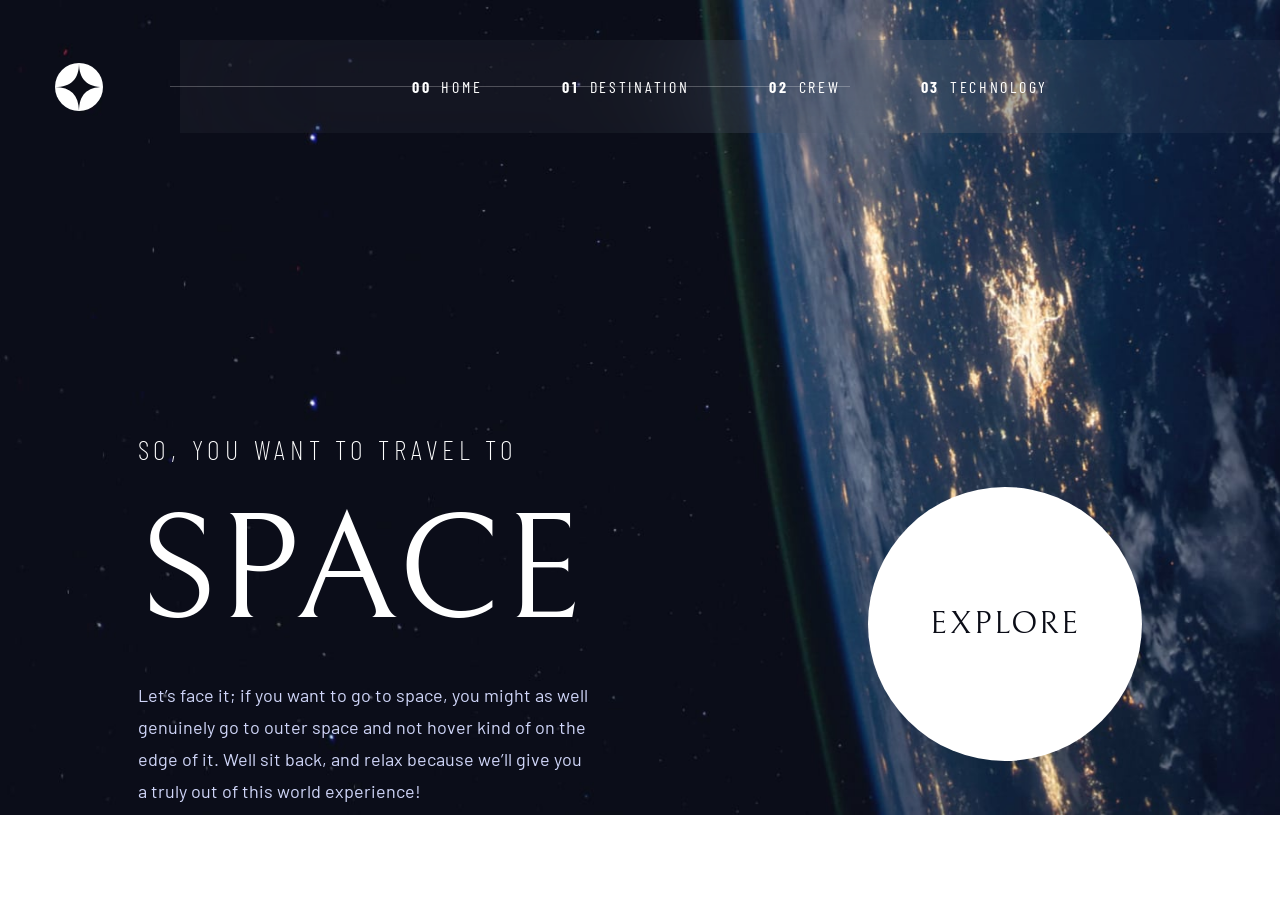
<file: index.html>
<!doctype html>
<html lang="en">
  <head>
    <meta charset="UTF-8" />
    <meta name="viewport" content="width=device-width, initial-scale=1.0" />
    <title>Space tourism website</title>
    <!-- FONTS -->
    <link rel="preconnect" href="https://fonts.googleapis.com" />
    <link rel="preconnect" href="https://fonts.gstatic.com" crossorigin />
    <link
      href="https://fonts.googleapis.com/css2?family=Barlow+Condensed:ital,wght@0,100;0,200;0,300;0,400;0,500;0,600;0,700;0,800;0,900;1,100;1,200;1,300;1,400;1,500;1,600;1,700;1,800;1,900&display=swap"
      rel="stylesheet"
    />
    <!-- ... -->
    <link rel="preconnect" href="https://fonts.googleapis.com" />
    <link rel="preconnect" href="https://fonts.gstatic.com" crossorigin />
    <link
      href="https://fonts.googleapis.com/css2?family=Barlow+Condensed:ital,wght@0,100;0,200;0,300;0,400;0,500;0,600;0,700;0,800;0,900;1,100;1,200;1,300;1,400;1,500;1,600;1,700;1,800;1,900&family=Barlow:ital,wght@0,100;0,200;0,300;0,400;0,500;0,600;0,700;0,800;0,900;1,100;1,200;1,300;1,400;1,500;1,600;1,700;1,800;1,900&display=swap"
      rel="stylesheet"
    />
    <!-- ... -->
    <link rel="preconnect" href="https://fonts.googleapis.com" />
    <link rel="preconnect" href="https://fonts.gstatic.com" crossorigin />
    <link
      href="https://fonts.googleapis.com/css2?family=Barlow+Condensed:ital,wght@0,100;0,200;0,300;0,400;0,500;0,600;0,700;0,800;0,900;1,100;1,200;1,300;1,400;1,500;1,600;1,700;1,800;1,900&family=Barlow:ital,wght@0,100;0,200;0,300;0,400;0,500;0,600;0,700;0,800;0,900;1,100;1,200;1,300;1,400;1,500;1,600;1,700;1,800;1,900&family=Bellefair&display=swap"
      rel="stylesheet"
    />
    <!-- CSS -->
    <link rel="stylesheet" href="./styles/style.css" />
  </head>
  <body id="home-body">
    <nav>
      <div class="nav-container">
        <div class="nav-logo">
          <svg xmlns="http://www.w3.org/2000/svg" width="48" height="48">
            <g fill="none" fill-rule="evenodd">
              <circle cx="24" cy="24" r="24" fill="#FFF" />
              <path
                fill="#0B0D17"
                d="M24 0c0 16-8 24-24 24 15.718.114 23.718 8.114 24 24 0-16 8-24 24-24-16 0-24-8-24-24z"
              />
            </g>
          </svg>
        </div>
        <div class="nav-rectangle">
          <img src="./assets/home/Rectangle.png" />
        </div>
        <div class="nav-buttons">
          <div id="nav-button-1" class="nav-item nav-item-active nav-item-1">
            <a href="index.html"
              ><span class="nav-buttons-span">00</span>HOME</a
            >
          </div>
          <div id="nav-button-2" class="nav-item nav-item-active nav-item-2">
            <a href="destination.html"
              ><span class="nav-buttons-span">01</span>DESTINATION</a
            >
          </div>
          <div class="nav-item nav-item-active nav-item-3">
            <a href="crew.html"><span class="nav-buttons-span">02</span>CREW</a>
          </div>
          <div class="nav-item nav-item-active nav-item-4">
            <a href="technology.html"
              ><span class="nav-buttons-span">03</span>TECHNOLOGY</a
            >
          </div>
        </div>
      </div>

      <div class="body-container">
        <div class="body-text">
          <h2>SO, YOU WANT TO TRAVEL TO</h2>
          <h1>SPACE</h1>
          <p>
            Let’s face it; if you want to go to space, you might as well
            genuinely go to outer space and not hover kind of on the edge of it.
            Well sit back, and relax because we’ll give you a truly out of this
            world experience!
          </p>
        </div>
        <div class="body-content">
          <div class="body-button">
            <button onclick="exploreFunc()" type="button">EXPLORE</button>
          </div>
        </div>
      </div>
    </nav>
    <script src="./js/script.js"></script>
  </body>
</html>
</file>
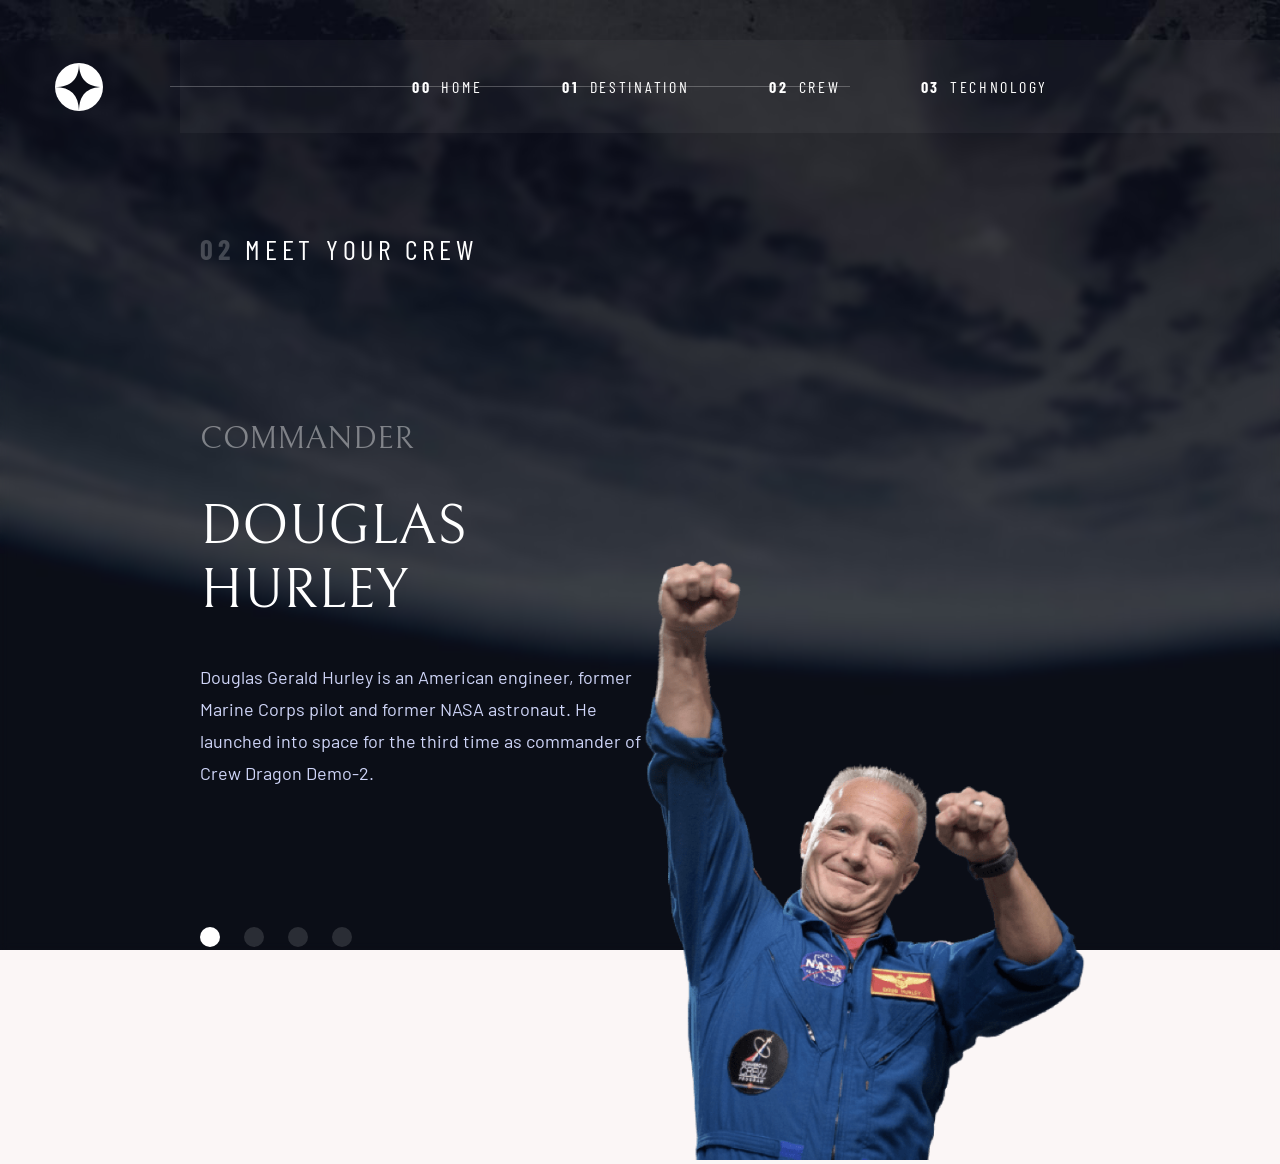
<file: crew.html>
<!DOCTYPE html>
<html lang="en">
  <head>
    <meta charset="UTF-8" />
    <meta name="viewport" content="width=device-width, initial-scale=1.0" />
    <title>Space tourism website</title>
    <!-- FONTS -->
    <link rel="preconnect" href="https://fonts.googleapis.com" />
    <link rel="preconnect" href="https://fonts.gstatic.com" crossorigin />
    <link
      href="https://fonts.googleapis.com/css2?family=Barlow+Condensed:ital,wght@0,100;0,200;0,300;0,400;0,500;0,600;0,700;0,800;0,900;1,100;1,200;1,300;1,400;1,500;1,600;1,700;1,800;1,900&display=swap"
      rel="stylesheet"
    />
    <!-- ... -->
    <link rel="preconnect" href="https://fonts.googleapis.com" />
    <link rel="preconnect" href="https://fonts.gstatic.com" crossorigin />
    <link
      href="https://fonts.googleapis.com/css2?family=Barlow+Condensed:ital,wght@0,100;0,200;0,300;0,400;0,500;0,600;0,700;0,800;0,900;1,100;1,200;1,300;1,400;1,500;1,600;1,700;1,800;1,900&family=Barlow:ital,wght@0,100;0,200;0,300;0,400;0,500;0,600;0,700;0,800;0,900;1,100;1,200;1,300;1,400;1,500;1,600;1,700;1,800;1,900&display=swap"
      rel="stylesheet"
    />
    <!-- ... -->
    <link rel="preconnect" href="https://fonts.googleapis.com" />
    <link rel="preconnect" href="https://fonts.gstatic.com" crossorigin />
    <link
      href="https://fonts.googleapis.com/css2?family=Barlow+Condensed:ital,wght@0,100;0,200;0,300;0,400;0,500;0,600;0,700;0,800;0,900;1,100;1,200;1,300;1,400;1,500;1,600;1,700;1,800;1,900&family=Barlow:ital,wght@0,100;0,200;0,300;0,400;0,500;0,600;0,700;0,800;0,900;1,100;1,200;1,300;1,400;1,500;1,600;1,700;1,800;1,900&family=Bellefair&display=swap"
      rel="stylesheet"
    />
    <!-- CSS -->
    <link rel="stylesheet" href="./styles/style.css" />
  </head>

  <body id="crew-body">
    <nav>
      <div class="nav-container">
        <div class="nav-logo">
          <svg xmlns="http://www.w3.org/2000/svg" width="48" height="48">
            <g fill="none" fill-rule="evenodd">
              <circle cx="24" cy="24" r="24" fill="#FFF" />
              <path
                fill="#0B0D17"
                d="M24 0c0 16-8 24-24 24 15.718.114 23.718 8.114 24 24 0-16 8-24 24-24-16 0-24-8-24-24z"
              />
            </g>
          </svg>
        </div>
        <div class="nav-rectangle">
          <img src="./assets/home/Rectangle.png" />
        </div>
        <div class="nav-buttons">
          <div id="nav-button-1" class="nav-item nav-item-active nav-item-1">
            <a href="index.html"
              ><span class="nav-buttons-span">00</span>HOME</a
            >
          </div>
          <div id="nav-button-2" class="nav-item nav-item-active nav-item-2">
            <a href="destination.html"
              ><span class="nav-buttons-span">01</span>DESTINATION</a
            >
          </div>
          <div class="nav-item nav-item-active nav-item-3">
            <a href="crew.html"><span class="nav-buttons-span">02</span>CREW</a>
          </div>
          <div class="nav-item nav-item-active nav-item-4">
            <a href="technology.html"
              ><span class="nav-buttons-span">03</span>TECHNOLOGY</a
            >
          </div>
        </div>
      </div>
    </nav>

    <div class="crew_container">
      <div>
        <div class="crew-head">
          <h1 id="crew-h1"><span id="crew-span">02</span> MEET YOUR CREW</h1>
        </div>
        <!-- ... -->
        <div class="crew-body-content">
          <div class="crew-ctn-h1">
            <h1 id="crew_role">COMMANDER</h1>
          </div>

          <div class="crew-ctn-text">
            <h1 id="crew_name">DOUGLAS HURLEY</h1>
          </div>

          <div class="">
            <p id="crew_description">
              Douglas Gerald Hurley is an American engineer, former Marine Corps
              pilot and former NASA astronaut. He launched into space for the
              third time as commander of Crew Dragon Demo-2.
            </p>
          </div>

          <div class="crew-control-ctn">
            <div>
              <button
                id="crew-1"
                class="crew-control-btn inter-crew in-2"
                type="button"
              />
            </div>
            <div>
              <button
                id="crew-2"
                class="crew-control-btn inter-crew"
                type="button"
              />
            </div>
            <div>
              <button
                id="crew-3"
                class="crew-control-btn inter-crew"
                type="button"
              />
            </div>
            <div>
              <button
                id="crew-4"
                class="crew-control-btn inter-crew"
                type="button"
              />
            </div>
          </div>
        </div>
      </div>
      <div class="crew-body-img">
        <img id="crew_img" src="./assets/crew/image-douglas-hurley.png" />
      </div>
    </div>
    <script src="./js/script.js"></script>
  </body>
</html>
</file>
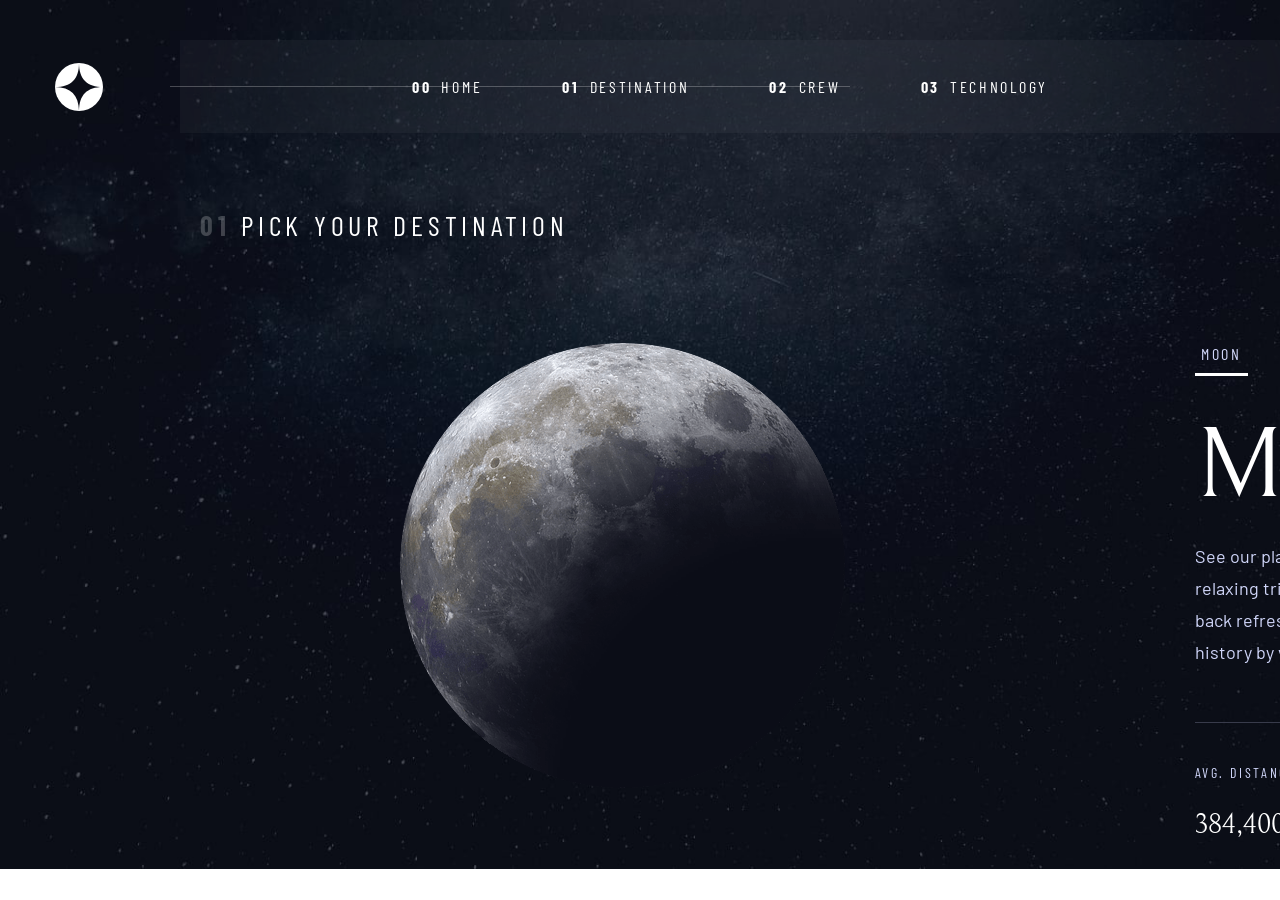
<file: destination.html>
<!DOCTYPE html>
<html lang="en">
  <head>
    <meta charset="UTF-8" />
    <meta name="viewport" content="width=device-width, initial-scale=1.0" />
    <title>Space tourism website</title>
    <!-- FONTS -->
    <link rel="preconnect" href="https://fonts.googleapis.com" />
    <link rel="preconnect" href="https://fonts.gstatic.com" crossorigin />
    <link
      href="https://fonts.googleapis.com/css2?family=Barlow+Condensed:ital,wght@0,100;0,200;0,300;0,400;0,500;0,600;0,700;0,800;0,900;1,100;1,200;1,300;1,400;1,500;1,600;1,700;1,800;1,900&display=swap"
      rel="stylesheet"
    />
    <!-- ... -->
    <link rel="preconnect" href="https://fonts.googleapis.com" />
    <link rel="preconnect" href="https://fonts.gstatic.com" crossorigin />
    <link
      href="https://fonts.googleapis.com/css2?family=Barlow+Condensed:ital,wght@0,100;0,200;0,300;0,400;0,500;0,600;0,700;0,800;0,900;1,100;1,200;1,300;1,400;1,500;1,600;1,700;1,800;1,900&family=Barlow:ital,wght@0,100;0,200;0,300;0,400;0,500;0,600;0,700;0,800;0,900;1,100;1,200;1,300;1,400;1,500;1,600;1,700;1,800;1,900&display=swap"
      rel="stylesheet"
    />
    <!-- ... -->
    <link rel="preconnect" href="https://fonts.googleapis.com" />
    <link rel="preconnect" href="https://fonts.gstatic.com" crossorigin />
    <link
      href="https://fonts.googleapis.com/css2?family=Barlow+Condensed:ital,wght@0,100;0,200;0,300;0,400;0,500;0,600;0,700;0,800;0,900;1,100;1,200;1,300;1,400;1,500;1,600;1,700;1,800;1,900&family=Barlow:ital,wght@0,100;0,200;0,300;0,400;0,500;0,600;0,700;0,800;0,900;1,100;1,200;1,300;1,400;1,500;1,600;1,700;1,800;1,900&family=Bellefair&display=swap"
      rel="stylesheet"
    />
    <!-- CSS -->
    <link rel="stylesheet" href="./styles/style.css" />
  </head>

  <body id="destination-body">
    <nav>
      <div class="nav-container">
        <div class="nav-logo">
          <svg xmlns="http://www.w3.org/2000/svg" width="48" height="48">
            <g fill="none" fill-rule="evenodd">
              <circle cx="24" cy="24" r="24" fill="#FFF" />
              <path
                fill="#0B0D17"
                d="M24 0c0 16-8 24-24 24 15.718.114 23.718 8.114 24 24 0-16 8-24 24-24-16 0-24-8-24-24z"
              />
            </g>
          </svg>
        </div>
        <div class="nav-rectangle">
          <img src="./assets/home/Rectangle.png" />
        </div>
        <div class="nav-buttons">
          <div id="nav-button-1" class="nav-item nav-item-active nav-item-1">
            <a href="index.html"
              ><span class="nav-buttons-span">00</span>HOME</a
            >
          </div>
          <div id="nav-button-2" class="nav-item nav-item-active nav-item-2">
            <a href="destination.html"
              ><span class="nav-buttons-span">01</span>DESTINATION</a
            >
          </div>
          <div class="nav-item nav-item-active nav-item-3">
            <a href="crew.html"><span class="nav-buttons-span">02</span>CREW</a>
          </div>
          <div class="nav-item nav-item-active nav-item-4">
            <a href="technology.html"
              ><span class="nav-buttons-span">03</span>TECHNOLOGY</a
            >
          </div>
        </div>
      </div>
    </nav>

    <div class="destination-container">
      <div class="destination-head">
        <h1 id="destination-h1">
          <span id="destination-span">01</span> PICK YOUR DESTINATION
        </h1>
      </div>
      <!-- ... -->
      <div class="destination-body flex-reverse">
        <div class="destination-body-img">
          <img id="planet_img" src="./assets/destination/image-moon.png" />
        </div>
        <!-- ... -->
        <div class="destination-body-text">
          <div class="destination-body-buttons">
            <div class="dest-ctn">
              <button
                id="destination-moon"
                type="button"
                class="destination-button inter-dest in-1"
              >
                MOON
              </button>
            </div>
            <div class="dest-ctn">
              <button
                id="destination-mars"
                type="button"
                class="destination-button inter-dest"
              >
                MARS
              </button>
            </div>
            <div class="dest-ctn">
              <button
                id="destination-europa"
                type="button"
                class="destination-button inter-dest"
              >
                EUROPA
              </button>
            </div>
            <div class="dest-ctn">
              <button
                id="destination-titan"
                type="button"
                class="destination-button inter-dest"
              >
                TITAN
              </button>
            </div>
          </div>
          <div class="">
            <h1 id="planet_name">MOON</h1>
          </div>
          <div class="">
            <p id="planet_description">
              See our planet as you’ve never seen it before. A perfect relaxing
              trip away to help regain perspective and come back refreshed.
              While you’re there, take in some history by visiting the Luna 2
              and Apollo 11 landing sites.
            </p>
          </div>
          <div class="content-line">
            <!-- <hr /> -->
          </div>
          <div class="destionation-body-bottom">
            <div class="destination-body-distancet">
              <p id="destination-distance">AVG. DISTANCE</p>
              <p id="planet_distance">384,400 KM</p>
            </div>
            <div class="destination-body-time">
              <p id="destination-time">EST. TRAVEL TIME</p>
              <p id="planet_travel">3 DAYS</p>
            </div>
          </div>
        </div>
      </div>
    </div>

    <!-- ... -->
    <script src="./js/script.js"></script>
  </body>
</html>
</file>
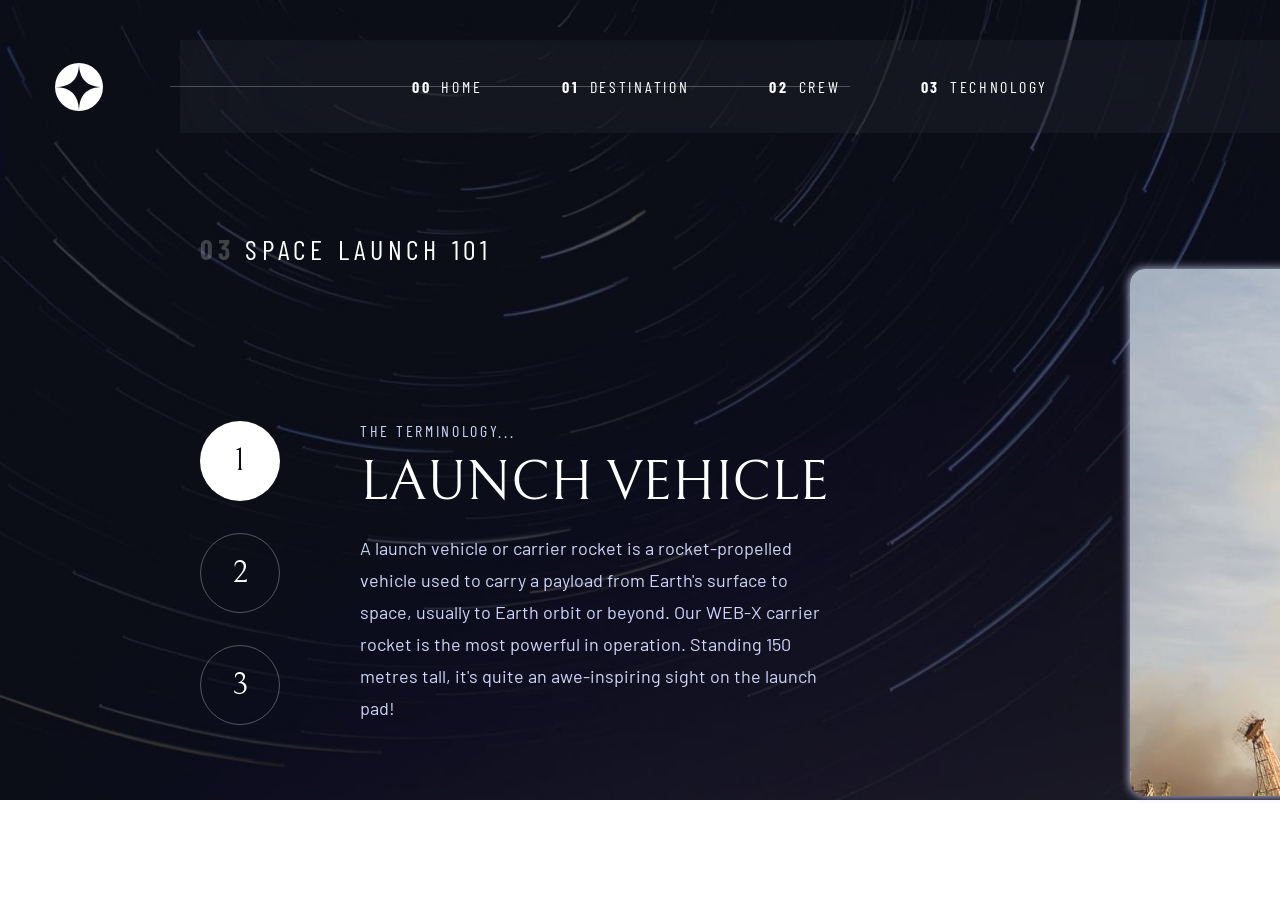
<file: technology.html>
<!DOCTYPE html>
<html lang="en">
  <head>
    <meta charset="UTF-8" />
    <meta name="viewport" content="width=device-width, initial-scale=1.0" />
    <title>Space tourism website</title>
    <!-- FONTS -->
    <link rel="preconnect" href="https://fonts.googleapis.com" />
    <link rel="preconnect" href="https://fonts.gstatic.com" crossorigin />
    <link
      href="https://fonts.googleapis.com/css2?family=Barlow+Condensed:ital,wght@0,100;0,200;0,300;0,400;0,500;0,600;0,700;0,800;0,900;1,100;1,200;1,300;1,400;1,500;1,600;1,700;1,800;1,900&display=swap"
      rel="stylesheet"
    />
    <!-- ... -->
    <link rel="preconnect" href="https://fonts.googleapis.com" />
    <link rel="preconnect" href="https://fonts.gstatic.com" crossorigin />
    <link
      href="https://fonts.googleapis.com/css2?family=Barlow+Condensed:ital,wght@0,100;0,200;0,300;0,400;0,500;0,600;0,700;0,800;0,900;1,100;1,200;1,300;1,400;1,500;1,600;1,700;1,800;1,900&family=Barlow:ital,wght@0,100;0,200;0,300;0,400;0,500;0,600;0,700;0,800;0,900;1,100;1,200;1,300;1,400;1,500;1,600;1,700;1,800;1,900&display=swap"
      rel="stylesheet"
    />
    <!-- ... -->
    <link rel="preconnect" href="https://fonts.googleapis.com" />
    <link rel="preconnect" href="https://fonts.gstatic.com" crossorigin />
    <link
      href="https://fonts.googleapis.com/css2?family=Barlow+Condensed:ital,wght@0,100;0,200;0,300;0,400;0,500;0,600;0,700;0,800;0,900;1,100;1,200;1,300;1,400;1,500;1,600;1,700;1,800;1,900&family=Barlow:ital,wght@0,100;0,200;0,300;0,400;0,500;0,600;0,700;0,800;0,900;1,100;1,200;1,300;1,400;1,500;1,600;1,700;1,800;1,900&family=Bellefair&display=swap"
      rel="stylesheet"
    />
    <!-- CSS -->
    <link rel="stylesheet" href="./styles/style.css" />
  </head>

  <body id="technology-body">
    <div class="nav-container">
      <div class="nav-logo">
        <svg xmlns="http://www.w3.org/2000/svg" width="48" height="48">
          <g fill="none" fill-rule="evenodd">
            <circle cx="24" cy="24" r="24" fill="#FFF" />
            <path
              fill="#0B0D17"
              d="M24 0c0 16-8 24-24 24 15.718.114 23.718 8.114 24 24 0-16 8-24 24-24-16 0-24-8-24-24z"
            />
          </g>
        </svg>
      </div>
      <div class="nav-rectangle">
        <img src="./assets/home/Rectangle.png" />
      </div>
      <div class="nav-buttons">
        <div id="nav-button-1" class="nav-item nav-item-active nav-item-1">
          <a href="index.html"><span class="nav-buttons-span">00</span>HOME</a>
        </div>
        <div id="nav-button-2" class="nav-item nav-item-active nav-item-2">
          <a href="destination.html"
            ><span class="nav-buttons-span">01</span>DESTINATION</a
          >
        </div>
        <div class="nav-item nav-item-active nav-item-3">
          <a href="crew.html"><span class="nav-buttons-span">02</span>CREW</a>
        </div>
        <div class="nav-item nav-item-active nav-item-4">
          <a href="technology.html"
            ><span class="nav-buttons-span">03</span>TECHNOLOGY</a
          >
        </div>
      </div>
    </div>

    <div class="technology-container">
      <div class="technology-content">
        <div class="technology-head">
          <h1 id="technology-h1">
            <span id="tech-span">03</span> SPACE LAUNCH 101
          </h1>
        </div>

        <div class="technology-body-content">
          <div class="technology-body-buttons">
            <button
              type="button"
              id="tech-1"
              class="technology-control-btn inter-tech in-3"
            >
              1
            </button>
            <button
              type="button"
              id="tech-2"
              class="technology-control-btn inter-tech"
            >
              2
            </button>
            <button
              type="button"
              id="tech-3"
              class="technology-control-btn inter-tech"
            >
              3
            </button>
          </div>

          <div class="technology-content-ctn">
            <p id="tech-t">THE TERMINOLOGY...</p>
            <h1 id="tech_name">LAUNCH VEHICLE</h1>
            <p id="tech_description">
              A launch vehicle or carrier rocket is a rocket-propelled vehicle
              used to carry a payload from Earth's surface to space, usually to
              Earth orbit or beyond. Our WEB-X carrier rocket is the most
              powerful in operation. Standing 150 metres tall, it's quite an
              awe-inspiring sight on the launch pad!
            </p>
          </div>
        </div>
      </div>

      <div class="technology-img-ctn">
        <img
          id="tech_img"
          src="./assets/technology/image-launch-vehicle-portrait.jpg"
        />
      </div>
    </div>
    <script src="./js/script.js"></script>
  </body>
</html>
</file>
<file: styles/style.css>
body {
  background-image: url("../assets/home/background-home-desktop.jpg");
  background-size: cover;
  background-repeat: no-repeat;
  overflow: hidden;
  margin: 0;
}

.nav-container {
  display: flex;
  margin-left: 55px;
  margin-top: 40px;
  height: 93px;
  justify-content: space-between;
}

.nav-logo {
  display: flex;
  align-items: center;
}

.nav-rectangle {
  display: flex;
  align-items: center;
}

.nav-rectangle img {
  width: 680px;
  position: absolute;
  z-index: 3;
  left: 170px;
}
.nav-buttons {
  display: flex;
  width: 1100px;
  justify-content: center;
  align-items: center;
  gap: 80px;
  backdrop-filter: blur(81.54845428466797px);
  background: #ffffff0a;
}

.nav-buttons a {
  font-family: "Barlow Condensed";
  font-size: 16px;
  font-weight: 400;
  line-height: 19.2px;
  letter-spacing: 2.700000047683716px;
  color: #ffffff;
  text-decoration: none;
}

.nav-buttons-span {
  font-size: 16px;
  font-weight: 700;
  margin-right: 10px;
}

.nav-item {
  display: flex;
  align-items: center;
  height: 100%;
}

.nav-item-active:hover {
  box-shadow: 0 3px 0 0 #ffffff96;
}

.body-container {
  display: flex;
  justify-content: space-around;
  flex-direction: row;
  margin-top: 300px;
}

.body-text {
  display: flex;
  flex-direction: column;
  gap: 20px;
  width: 450px;
  height: 382px;
  top: 387px;
  left: 165px;
  padding: 0px 5px 0px 0px;
}

.body-text h2 {
  font-family: Barlow Condensed;
  font-size: 28px;
  font-weight: 200;
  line-height: 33.6px;
  letter-spacing: 4.724999904632568px;
  text-align: left;
  color: #ffffff;
  margin: 0;
}

.body-text h1 {
  font-family: Bellefair;
  font-size: 150px;
  font-weight: 400;
  line-height: 172.8px;
  letter-spacing: 0;
  text-align: left;
  color: #ffffff;
  margin: 0;
}

.body-text p {
  font-family: Barlow;
  font-size: 18px;
  font-weight: 400;
  line-height: 32px;
  letter-spacing: 0;
  text-align: left;
  color: #d0d6f9;
  margin: 0;
}

.body-content {
  display: flex;
  justify-content: center;
  align-items: center;
}

.body-button button {
  width: 274px;
  height: 274px;
  background-color: #ffffff;
  border-radius: 50%;
  font-family: Bellefair;
  font-size: 32px;
  font-weight: 400;
  line-height: 36.67px;
  letter-spacing: 2px;
  text-align: center;
  color: #0b0d17;
  border: none;
}

.body-button button:hover {
  cursor: pointer;
  box-shadow: 0 0 0 80px #ffffff33;
  transition: all 0.8s ease;
}

/* DESTINATION */

#destination-body {
  background-image: url(../assets/destination/background-destination-desktop.jpg);
  background-size: cover;
  background-repeat: no-repeat;
}

.destination-head {
  margin-top: 76px;
  margin-left: 200px;
}

#destination-h1 {
  color: #ffffff;
  font-family: Barlow Condensed;
  font-size: 28px;
  font-weight: 400;
  line-height: 33.6px;
  letter-spacing: 4.724999904632568px;
}

#destination-span {
  font-weight: 700;
  color: #ffffff38;
}

#planet_img {
  -webkit-user-drag: none;
  border-radius: 50%;
  animation:
    rotate-moon 7s linear infinite,
    shapes-around 7s linear infinite;
}

@keyframes rotate-moon {
  from {
    rotate: 0deg;
  }

  to {
    rotate: 360deg;
  }
}

@keyframes shapes-around {
  0% {
    box-shadow: 0 0 0 0 #ffffff33;
  }

  20% {
    box-shadow: 0 0 0 20px #ffffff33;
  }

  40% {
    box-shadow: 0 0 0 40px #ffffff33;
  }

  60% {
    box-shadow: 0 0 0 40px #ffffff33;
  }

  80% {
    box-shadow: 0 0 0 -20px #ffffff33;
  }

  100% {
    box-shadow: 0 0 0 0 #ffffff33;
  }
}

.destination-body {
  display: flex;
  gap: 350px;
  margin-top: 100px;
  margin-left: 400px;
}

.destination-body-buttons {
  display: flex;
  flex-direction: row;
  gap: 35px;
}

.destination-button {
  font-family: Barlow Condensed;
  font-size: 16px;
  font-weight: 400;
  line-height: 19.2px;
  letter-spacing: 2.700000047683716px;
  text-align: left;
  background-color: transparent;
  border: none;
  cursor: pointer;
  color: #d0d6f9;
  padding-bottom: 10px;
}
.dest-ctn {
  height: 30px;
}

.inter-dest {
  box-shadow: none;
}

.inter-dest.active {
  box-shadow: 0 3px 0 0 #ffffff;
}

.in-1 {
  box-shadow: 0 3px 0 0 #ffffff;
}
#planet_name {
  width: 333px;
  height: 115px;
  font-family: Bellefair;
  font-size: 100px;
  font-weight: 400;
  line-height: 114.6px;
  text-align: left;
  color: #ffffff;
  margin: 37px 0 15px 0;
}

#planet_description {
  width: 444px;
  height: 128px;
  font-family: Barlow;
  font-size: 18px;
  font-weight: 400;
  line-height: 32px;
  text-align: left;
  color: #d0d6f9;
  margin: 0;
}

.content-line {
  width: 444px;
  height: 1px;
  background-color: #383b4b;
  margin: 54px 0 28px 0;
}

.destionation-body-bottom {
  display: flex;
  flex-direction: row;
  gap: 80px;
}

#destination-distance {
  font-family: Barlow Condensed;
  font-size: 14px;
  font-weight: 400;
  line-height: 16.8px;
  letter-spacing: 2.362499952316284px;
  text-align: left;
  color: #d0d6f9;
}

#planet_distance {
  font-family: Bellefair;
  font-size: 28px;
  font-weight: 400;
  line-height: 32.09px;
  text-align: left;
  color: #ffffff;
}

#destination-time {
  font-family: Barlow Condensed;
  font-size: 14px;
  font-weight: 400;
  line-height: 16.8px;
  letter-spacing: 2.362499952316284px;
  text-align: left;
  color: #d0d6f9;
}

#planet_travel {
  font-family: Bellefair;
  font-size: 28px;
  font-weight: 400;
  line-height: 32.09px;
  text-align: left;
  color: #ffffff;
}

/* CREW */

#crew-body {
  background-image: url(../assets/crew/background-crew-desktop.jpg);
  background-color: #a822220a;
  backdrop-filter: blur(4px);
}

.crew_container {
  display: flex;
  justify-content: space-between;
  align-items: flex-end;
  width: 100%;
}

.crew-head {
  margin-top: 100px;
  margin-left: 200px;
}

#crew-h1 {
  color: #ffffff;
  font-family: Barlow Condensed;
  font-size: 28px;
  font-weight: 400;
  line-height: 33.6px;
  letter-spacing: 4.724999904632568px;
}

#crew-span {
  font-weight: 700;
  color: #ffffff38;
}

.crew-ctn-h1 h1 {
  font-family: Bellefair;
  font-size: 32px;
  font-weight: 400;
  line-height: 36.67px;
  text-align: left;
  color: #ffffff69;
}

#crew_name {
  font-family: Bellefair;
  font-size: 56px;
  font-weight: 400;
  line-height: 64.18px;
  text-align: left;
  color: #ffffff;
}

#crew_description {
  width: 444px;
  height: 128px;
  font-family: Barlow;
  font-size: 18px;
  font-weight: 400;
  line-height: 32px;
  text-align: left;
  color: #d0d6f9;
}

#crew_img {
  -webkit-user-drag: none;
  max-height: 600px;
  object-fit: contain;
}

.crew-img-ctn {
  display: flex;
  align-items: flex-end;
}

.crew-body-content {
  margin-top: 154px;
  margin-left: 200px;
}

.crew-body-img {
  height: 390px;
  width: 700px;
}

.crew-control-ctn {
  display: flex;
  gap: 24px;
}

.crew-control-btn {
  margin-top: 120px;
  width: 20px;
  height: 20px;
  border-radius: 50%;
  border: none;
  background-color: #ffffff21;
  cursor: pointer;
}

.inter-crew {
  background-color: none;
}

.inter-crew.active {
  background-color: #ffffff;
}

.in-2 {
  background-color: #ffffff;
}

/* Technology */

#technology-body {
  height: 100%;
  background-image: url(../assets/technology/background-technology-desktop.jpg);
}

#technology-h1 {
  color: #ffffff;
  font-family: Barlow Condensed;
  font-size: 28px;
  font-weight: 400;
  line-height: 33.6px;
  letter-spacing: 4.724999904632568px;
  margin: 0;
}

#tech-span {
  font-weight: 700;
  color: #ffffff38;
}

.technology-body-content {
  margin-top: 154px;
  margin-left: 200px;
  display: flex;
}

.technology-body-content {
  gap: 80px;
}

.technology-content-ctn {
  width: 470px;
}

.technology-head {
  margin-top: 100px;
  margin-left: 200px;
}

.technology-container {
  display: flex;
  flex-direction: row;
  gap: 300px;
}

#tech-t {
  font-family: Barlow Condensed;
  font-size: 16px;
  font-weight: 400;
  line-height: 19.2px;
  letter-spacing: 2.700000047683716px;
  color: #d0d6f9;
  margin: 0;
}

#tech_name {
  font-family: Bellefair;
  font-size: 56px;
  font-weight: 400;
  line-height: 64.18px;
  color: #ffffff;
  margin: 11px 0 17px 0;
}

#tech_description {
  font-family: Barlow;
  font-size: 18px;
  font-weight: 400;
  line-height: 32px;
  color: #d0d6f9;
  margin: 0;
}

.technology-body-buttons {
  display: flex;
  flex-direction: column;
  justify-content: center;
  gap: 32px;
}

.technology-control-btn {
  width: 80px;
  height: 80px;
  border-radius: 50%;
  background-color: transparent;
  border: 1px solid #ffffff4b;
  padding: 0;
  cursor: pointer;

  /* --- */

  font-family: Bellefair;
  font-size: 32px;
  font-weight: 400;
  color: #ffffff;
}

.technology-img-ctn {
  margin-top: 136px;
}

#tech_img {
  -webkit-user-drag: none;
  border-radius: 15px;
  box-shadow: 0 0 10px #d0d6f9;
}

#tech_img:hover {
  box-shadow: 0 0 30px #ffffff;
  transition: 0.5s ease-in-out;
  scale: 1.1;
}

.inter-tech {
  background-color: transparent;
  color: #ffffff;
}

.inter-tech.active {
  background-color: #ffffff;
  color: #0b0d17;
}

.in-3 {
  background-color: #ffffff;
  color: #0b0d17;
}
</file>
